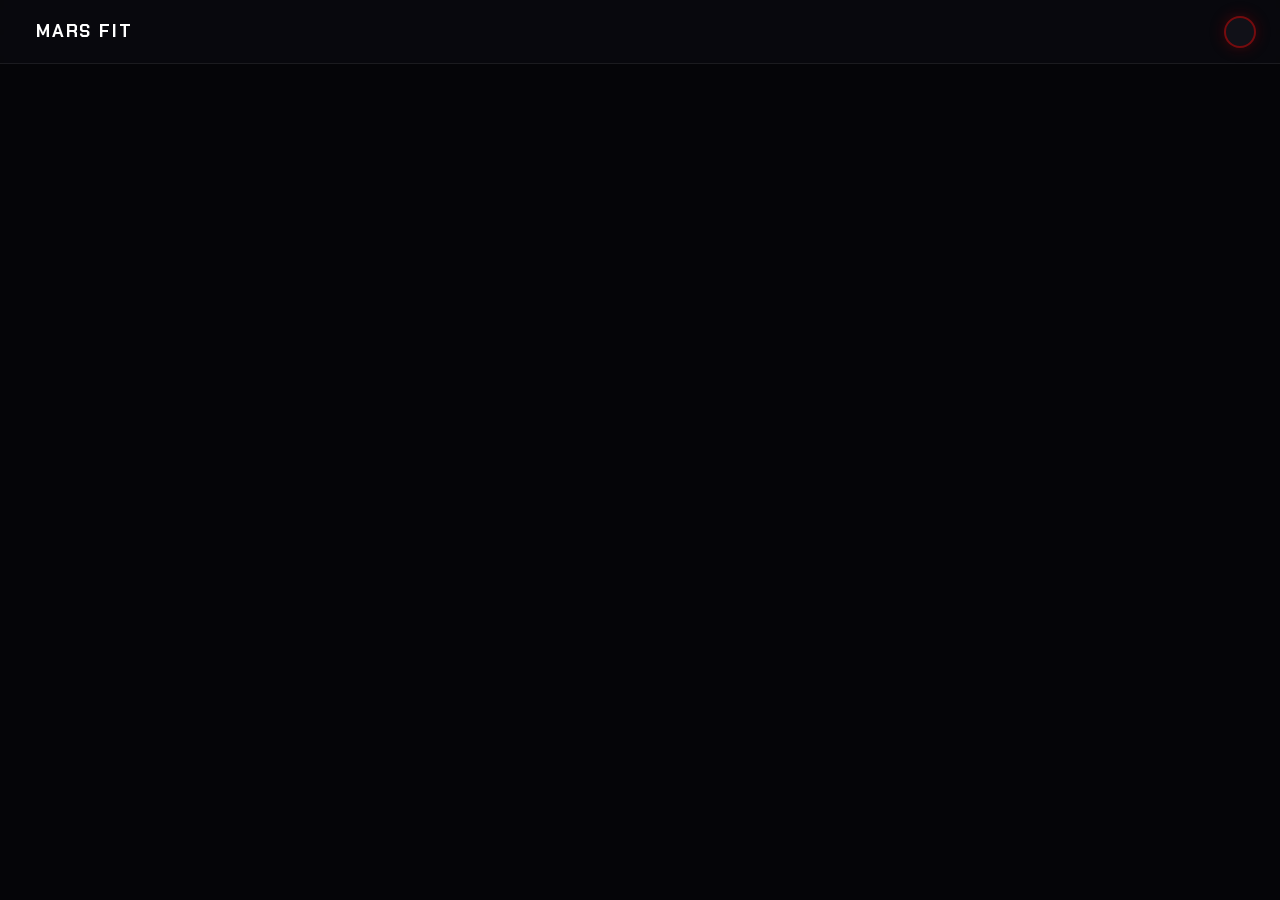
<file: index.html>
<!DOCTYPE html>
<html>
<head>
  <meta http-equiv="refresh" content="0;url=v3/index.html">
  <title>MARS FIT</title>
</head>
<body>
  <p>Redirigiendo a <a href="v3/index.html">MARS FIT</a>...</p>
</body>
</html>
</file>
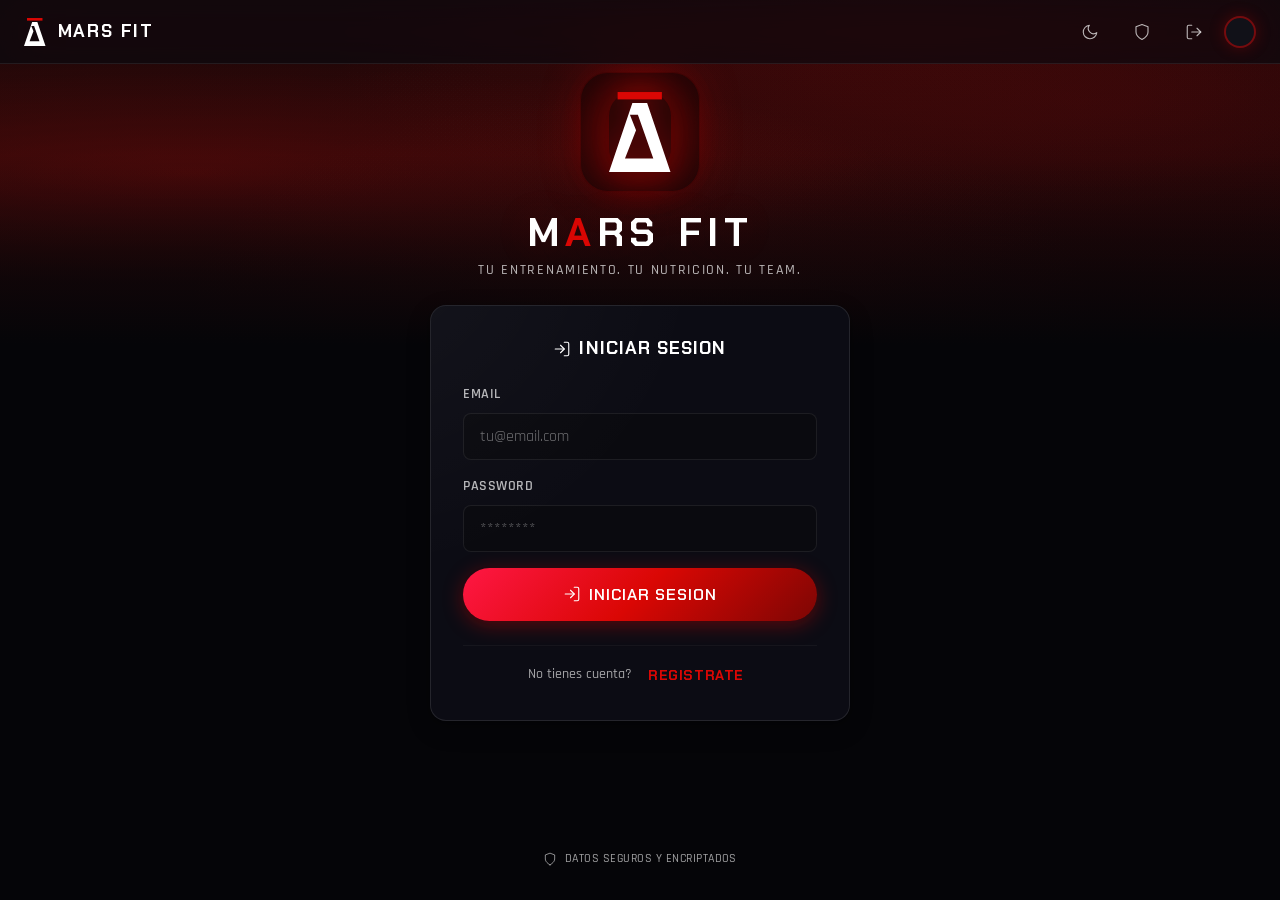
<file: v3/index.html>
<!DOCTYPE html>
<html lang="es" data-theme="dark">
<head>
  <meta charset="UTF-8">
  <meta name="viewport" content="width=device-width, initial-scale=1.0, viewport-fit=cover">
  <meta name="theme-color" content="#0A0A0F">
  <meta name="apple-mobile-web-app-capable" content="yes">
  <meta name="apple-mobile-web-app-status-bar-style" content="black-translucent">
  <meta name="apple-mobile-web-app-title" content="MARS FIT">
  <meta name="mobile-web-app-capable" content="yes">
  <meta name="description" content="Entrenamiento, nutricion y teams. MARS FIT.">
  <title>MARS FIT</title>
  <link rel="manifest" href="manifest-v3.json">
  <link rel="icon" type="image/png" href="../icons/icon.png">
  <link rel="apple-touch-icon" href="../icons/icon.png">
  <link rel="preconnect" href="https://fonts.googleapis.com">
  <link rel="preconnect" href="https://fonts.gstatic.com" crossorigin>
  <link href="https://fonts.googleapis.com/css2?family=Chakra+Petch:wght@400;500;600;700&family=Rajdhani:wght@400;500;600;700&display=swap" rel="stylesheet">
  <link rel="stylesheet" href="css/design-system.css">
  <script type="importmap">
    {
      "imports": {
        "three": "https://cdn.jsdelivr.net/npm/three@0.160.0/build/three.module.js",
        "three/addons/": "https://cdn.jsdelivr.net/npm/three@0.160.0/examples/jsm/"
      }
    }
  </script>
</head>
<body>
  <a href="#app" class="skip-link">Saltar al contenido principal</a>

  <!-- ============================================================
       TOPBAR — Glassmorphism header
       ============================================================ -->
  <header id="topbar" class="topbar hidden">
    <a href="#/home" class="topbar__logo" id="logo-home-link" style="text-decoration:none;color:inherit;">
      <span id="topbar-logo-icon" aria-label="MARS"></span>
      <span class="topbar__logo-text">MARS <b>FIT</b></span>
    </a>
    <div class="topbar__actions">
      <span id="user-name" class="text-secondary text-sm font-display" style="letter-spacing:0.04em;text-transform:uppercase;"></span>
      <button id="theme-toggle" class="btn btn--ghost btn--icon btn--sm" aria-label="Cambiar tema"></button>
      <button id="admin-btn" class="btn btn--ghost btn--icon btn--sm hidden" aria-label="Panel Admin" title="Admin"></button>
      <button id="logout-btn" class="btn btn--ghost btn--icon btn--sm hidden" aria-label="Cerrar sesion" title="Logout"></button>
      <div id="user-avatar" class="avatar avatar--sm" role="button" tabindex="0" aria-label="Perfil"></div>
    </div>
  </header>

  <!-- ============================================================
       APP CONTAINER — Vistas se montan aqui
       ============================================================ -->
  <main id="app">
    <noscript>Esta app requiere JavaScript activado.</noscript>
  </main>

  <!-- ============================================================
       TABBAR — Navegacion inferior 5 tabs
       ============================================================ -->
  <nav id="tabbar" class="tabbar hidden" aria-label="Navegacion principal">
    <button data-route="/home" class="tabbar__item" aria-label="Inicio">
      <span class="tabbar__icon"></span>
      <span>HOY</span>
    </button>
    <button data-route="/workout" class="tabbar__item" aria-label="Entrenamiento">
      <span class="tabbar__icon"></span>
      <span>ENTRENO</span>
    </button>
    <button data-route="/nutrition" class="tabbar__item" aria-label="Nutricion">
      <span class="tabbar__icon"></span>
      <span>DIETA</span>
    </button>
    <button data-route="/circle" class="tabbar__item" aria-label="Equipo">
      <span class="tabbar__icon"></span>
      <span>TEAM</span>
    </button>
    <button data-route="/profile" class="tabbar__item" aria-label="Perfil">
      <span class="tabbar__icon"></span>
      <span>PERFIL</span>
    </button>
  </nav>

  <div id="toast" aria-live="polite" aria-atomic="true"></div>
  <script type="module" src="js/app-v3.js"></script>
</body>
</html>
</file>
<file: v3/css/design-system.css>
/* ============================================================
   MARS FIT v3 — Design System
   Premium dark-first fitness UI — Whoop / Oura / Apple Fitness+
   SUPER TOP TIER — Vibrant, alive, premium $9.99/mo aesthetic
   ============================================================ */

/* ─── Google Fonts ─────────────────────────────────────────── */
@import url('https://fonts.googleapis.com/css2?family=Chakra+Petch:wght@400;500;600;700&family=Rajdhani:wght@300;400;500;600;700&display=swap');

/* ============================================================
   1. DESIGN TOKENS
   ============================================================ */

:root {
  /* ─── Brand Colors ────────────────────────────────────────── */
  --mars-red:          #DA0704;
  --mars-red-dark:     #7D0604;
  --mars-red-light:    #FF3B38;
  --mars-red-glow:     rgba(218, 7, 4, 0.5);

  /* Link color — use for text links instead of --mars-red for contrast */
  --link-color:        #FF3B38;

  /* ─── Semantic / Metric Colors — VIBRANTES ────────────────── */
  --color-activity:    #FF6B2C;   /* naranja fuego */
  --color-sleep:       #B44AFF;   /* violeta electrico */
  --color-heart:       #FF2D6B;   /* rosa hot */
  --color-nutrition:   #00E676;   /* verde neon */
  --color-strength:    #FF1744;   /* rojo MARS intenso */
  --color-wellness:    #00E5FF;   /* cyan electrico */
  --color-balance:     #7C4DFF;   /* purpura profundo */
  --color-steps:       #FFD600;   /* amarillo energetico */

  --color-success:     #00E676;
  --color-warning:     #FFAB00;
  --color-error:       #FF1744;
  --color-info:        #448AFF;

  /* ─── Dark Theme (default) ────────────────────────────────── */
  --bg-base:           #050508;
  --bg-surface:        #0A0A0F;
  --bg-surface-raised: #111118;
  --bg-surface-overlay:#16161F;
  --bg-card:           #0C0C14;

  --text-primary:      #FFFFFF;
  --text-secondary:    rgba(255, 255, 255, 0.70);
  --text-tertiary:     rgba(255, 255, 255, 0.62);
  --text-disabled:     rgba(255, 255, 255, 0.40);

  --border-default:    rgba(255, 255, 255, 0.08);
  --border-subtle:     rgba(255, 255, 255, 0.04);
  --border-strong:     rgba(255, 255, 255, 0.16);

  --glass-bg:          rgba(10, 10, 15, 0.75);
  --glass-border:      rgba(255, 255, 255, 0.08);

  /* ─── Typography ──────────────────────────────────────────── */
  --font-display:      'Chakra Petch', system-ui, sans-serif;
  --font-body:         'Rajdhani', system-ui, sans-serif;

  --text-xs:           0.75rem;     /* 12px */
  --text-sm:           0.875rem;    /* 14px */
  --text-base:         1rem;        /* 16px */
  --text-lg:           1.125rem;    /* 18px */
  --text-xl:           1.25rem;     /* 20px */
  --text-2xl:          1.5rem;      /* 24px */
  --text-3xl:          2rem;        /* 32px */
  --text-4xl:          2.5rem;      /* 40px */
  --text-5xl:          3.5rem;      /* 56px */

  --leading-tight:     1.2;
  --leading-snug:      1.25;
  --leading-normal:    1.5;
  --leading-relaxed:   1.625;

  --weight-light:      300;
  --weight-regular:    400;
  --weight-medium:     500;
  --weight-semibold:   600;
  --weight-bold:       700;

  /* ─── Spacing (8px grid) ──────────────────────────────────── */
  --space-0:   0;
  --space-1:   0.25rem;   /*  4px */
  --space-2:   0.5rem;    /*  8px */
  --space-3:   0.75rem;   /* 12px */
  --space-4:   1rem;      /* 16px */
  --space-5:   1.25rem;   /* 20px */
  --space-6:   1.5rem;    /* 24px */
  --space-8:   2rem;      /* 32px */
  --space-10:  2.5rem;    /* 40px */
  --space-12:  3rem;      /* 48px */
  --space-16:  4rem;      /* 64px */
  --space-20:  5rem;      /* 80px */
  --space-24:  6rem;      /* 96px */

  /* ─── Radii ───────────────────────────────────────────────── */
  --radius-sm:    8px;
  --radius-md:    12px;
  --radius-lg:    16px;
  --radius-xl:    24px;
  --radius-pill:  999px;
  --radius-full:  50%;

  /* ─── Shadows (colored multi-layer) ───────────────────────── */
  --shadow-sm:
    0 1px 2px rgba(0, 0, 0, 0.5),
    0 1px 3px rgba(0, 0, 0, 0.3);
  --shadow-md:
    0 4px 6px rgba(0, 0, 0, 0.5),
    0 2px 4px rgba(0, 0, 0, 0.4);
  --shadow-lg:
    0 2px 8px rgba(0, 0, 0, 0.3),
    0 8px 24px rgba(0, 0, 0, 0.25),
    0 0 40px var(--glow-color, rgba(255, 255, 255, 0.03));
  --shadow-xl:
    0 4px 12px rgba(0, 0, 0, 0.4),
    0 20px 40px rgba(0, 0, 0, 0.5),
    0 0 60px var(--glow-color, rgba(255, 255, 255, 0.04));

  /* Colored glow shadows per metric — INTENSIFIED */
  --glow-activity:     0 0 30px rgba(255, 107, 44, 0.20),   0 0 60px rgba(255, 107, 44, 0.08);
  --glow-sleep:        0 0 30px rgba(180, 74, 255, 0.20),  0 0 60px rgba(180, 74, 255, 0.08);
  --glow-heart:        0 0 30px rgba(255, 45, 107, 0.20),  0 0 60px rgba(255, 45, 107, 0.08);
  --glow-nutrition:    0 0 30px rgba(0, 230, 118, 0.20),    0 0 60px rgba(0, 230, 118, 0.08);
  --glow-strength:     0 0 30px rgba(255, 23, 68, 0.20),    0 0 60px rgba(255, 23, 68, 0.08);
  --glow-wellness:     0 0 30px rgba(0, 229, 255, 0.20),    0 0 60px rgba(0, 229, 255, 0.08);
  --glow-balance:      0 0 30px rgba(124, 77, 255, 0.20),   0 0 60px rgba(124, 77, 255, 0.08);
  --glow-steps:        0 0 30px rgba(255, 214, 0, 0.20),    0 0 60px rgba(255, 214, 0, 0.08);

  /* ─── Gradients ───────────────────────────────────────────── */
  --gradient-mars:       linear-gradient(135deg, #FF1744, #DA0704, #7D0604);
  --gradient-mars-light: linear-gradient(135deg, #FF3B38, #DA0704);
  --gradient-sleep:      linear-gradient(135deg, #B44AFF, #7C4DFF);
  --gradient-heart:      linear-gradient(135deg, #FF2D6B, #FF1744);
  --gradient-nutrition:  linear-gradient(135deg, #00E676, #00C853);
  --gradient-strength:   linear-gradient(135deg, #FF6B2C, #FF1744);
  --gradient-wellness:   linear-gradient(135deg, #00E5FF, #00B8D4);
  --gradient-balance:    linear-gradient(135deg, #B44AFF, #7C4DFF);
  --gradient-steps:      linear-gradient(135deg, #FFD600, #FFAB00);

  --gradient-mesh-hero:
    radial-gradient(ellipse at 20% 50%, rgba(255, 23, 68, 0.18) 0%, transparent 50%),
    radial-gradient(ellipse at 80% 20%, rgba(180, 74, 255, 0.12) 0%, transparent 50%),
    radial-gradient(ellipse at 50% 80%, rgba(0, 229, 255, 0.10) 0%, transparent 50%),
    var(--bg-base);

  --gradient-mesh-aurora:
    radial-gradient(ellipse at 10% 30%, rgba(255, 107, 44, 0.22) 0%, transparent 40%),
    radial-gradient(ellipse at 90% 60%, rgba(180, 74, 255, 0.14) 0%, transparent 40%),
    radial-gradient(ellipse at 40% 90%, rgba(0, 230, 118, 0.12) 0%, transparent 40%),
    radial-gradient(ellipse at 70% 10%, rgba(255, 214, 0, 0.10) 0%, transparent 40%),
    var(--bg-base);

  /* ─── Transitions ─────────────────────────────────────────── */
  --ease-out-expo:  cubic-bezier(0.16, 1, 0.3, 1);
  --ease-out-back:  cubic-bezier(0.34, 1.56, 0.64, 1);
  --ease-spring:    cubic-bezier(0.175, 0.885, 0.32, 1.275);

  --duration-fast:   120ms;
  --duration-normal: 240ms;
  --duration-slow:   400ms;
  --duration-slower: 600ms;

  --transition-fast:    all 120ms var(--ease-out-expo);
  --transition-normal:  all 240ms var(--ease-out-expo);
  --transition-slow:    all 400ms var(--ease-out-expo);

  /* ─── Z-Index Scale ───────────────────────────────────────── */
  --z-base:      1;
  --z-dropdown:  100;
  --z-sticky:    200;
  --z-overlay:   300;
  --z-modal:     400;
  --z-toast:     500;
  --z-topbar:    600;
}

/* ============================================================
   1b. LIGHT THEME OVERRIDE
   ============================================================ */

[data-theme="light"] {
  --bg-base:           #F5F5F7;
  --bg-surface:        #FFFFFF;
  --bg-surface-raised: #F0F0F2;
  --bg-surface-overlay:#E8E8EC;
  --bg-card:           #FFFFFF;

  --text-primary:      #111111;
  --text-secondary:    #374151;
  --text-tertiary:     #4B5563;
  --text-disabled:     #9CA3AF;

  --border-default:    rgba(0, 0, 0, 0.10);
  --border-subtle:     rgba(0, 0, 0, 0.05);
  --border-strong:     rgba(0, 0, 0, 0.18);

  --glass-bg:          rgba(255, 255, 255, 0.80);
  --glass-border:      rgba(0, 0, 0, 0.08);

  /* Vibrant metric colors adjusted for light backgrounds */
  --color-activity:    #E65100;
  --color-sleep:       #9C27B0;
  --color-heart:       #E91E63;
  --color-nutrition:   #00C853;
  --color-strength:    #D50000;
  --color-wellness:    #00ACC1;
  --color-balance:     #651FFF;
  --color-steps:       #F9A825;

  --shadow-sm:
    0 1px 2px rgba(0, 0, 0, 0.06),
    0 1px 3px rgba(0, 0, 0, 0.04);
  --shadow-md:
    0 4px 6px rgba(0, 0, 0, 0.08),
    0 2px 4px rgba(0, 0, 0, 0.04);
  --shadow-lg:
    0 2px 8px rgba(0, 0, 0, 0.08),
    0 10px 24px rgba(0, 0, 0, 0.10),
    0 0 30px var(--glow-color, rgba(0, 0, 0, 0.02));
  --shadow-xl:
    0 4px 12px rgba(0, 0, 0, 0.08),
    0 20px 40px rgba(0, 0, 0, 0.12),
    0 0 40px var(--glow-color, rgba(0, 0, 0, 0.03));

  --gradient-mesh-hero:
    radial-gradient(ellipse at 20% 50%, rgba(218, 7, 4, 0.07) 0%, transparent 50%),
    radial-gradient(ellipse at 80% 20%, rgba(156, 39, 176, 0.05) 0%, transparent 50%),
    radial-gradient(ellipse at 50% 80%, rgba(0, 172, 193, 0.04) 0%, transparent 50%),
    var(--bg-base);

  --gradient-mesh-aurora:
    radial-gradient(ellipse at 10% 30%, rgba(230, 81, 0, 0.10) 0%, transparent 40%),
    radial-gradient(ellipse at 90% 60%, rgba(156, 39, 176, 0.06) 0%, transparent 40%),
    radial-gradient(ellipse at 40% 90%, rgba(0, 200, 83, 0.05) 0%, transparent 40%),
    radial-gradient(ellipse at 70% 10%, rgba(249, 168, 37, 0.04) 0%, transparent 40%),
    var(--bg-base);

  /* Additional Light-Specific Tokens */
  --bg-surface-card:   #FFFFFF;
  --link-color:        #C62828;

  --glow-activity:     0 2px 12px rgba(230, 81, 0, 0.12),   0 0 0 1px rgba(230, 81, 0, 0.08);
  --glow-sleep:        0 2px 12px rgba(156, 39, 176, 0.12),  0 0 0 1px rgba(156, 39, 176, 0.08);
  --glow-heart:        0 2px 12px rgba(233, 30, 99, 0.12),   0 0 0 1px rgba(233, 30, 99, 0.08);
  --glow-nutrition:    0 2px 12px rgba(0, 200, 83, 0.12),    0 0 0 1px rgba(0, 200, 83, 0.08);
  --glow-strength:     0 2px 12px rgba(213, 0, 0, 0.12),     0 0 0 1px rgba(213, 0, 0, 0.08);
  --glow-wellness:     0 2px 12px rgba(0, 172, 193, 0.12),   0 0 0 1px rgba(0, 172, 193, 0.08);
  --glow-balance:      0 2px 12px rgba(101, 31, 255, 0.12),  0 0 0 1px rgba(101, 31, 255, 0.08);
  --glow-steps:        0 2px 12px rgba(249, 168, 37, 0.12),  0 0 0 1px rgba(249, 168, 37, 0.08);
}

/* Light Theme: Component Overrides */

[data-theme="light"] .card-glow {
  background: #FFFFFF;
  border: 1px solid #E5E7EB;
  box-shadow: 0 1px 3px rgba(0, 0, 0, 0.1), 0 4px 16px rgba(0, 0, 0, 0.04);
}
[data-theme="light"] .card-glow::before {
  background: radial-gradient(ellipse at 20% 20%, rgba(0, 0, 0, 0.01) 0%, transparent 60%);
}
[data-theme="light"] .card-glow:hover {
  border-color: #D1D5DB;
  box-shadow: 0 2px 8px rgba(0, 0, 0, 0.08), 0 8px 24px rgba(0, 0, 0, 0.06);
}
[data-theme="light"] .card-glow:hover::before {
  background: radial-gradient(ellipse at 20% 20%, rgba(0, 0, 0, 0.02) 0%, transparent 60%);
}

[data-theme="light"] .metric-card {
  background: #FFFFFF;
  box-shadow: 0 1px 3px rgba(0, 0, 0, 0.06), 0 4px 16px rgba(0, 0, 0, 0.04), 0 0 0 1px rgba(var(--metric-color-rgb, 218, 7, 4), 0.10);
}
[data-theme="light"] .metric-card::before {
  background: radial-gradient(ellipse at 30% 30%, rgba(var(--metric-color-rgb, 218, 7, 4), 0.04) 0%, transparent 70%);
}
[data-theme="light"] .metric-card:hover {
  box-shadow: 0 2px 8px rgba(0, 0, 0, 0.08), 0 8px 24px rgba(0, 0, 0, 0.06), 0 0 0 1px rgba(var(--metric-color-rgb, 218, 7, 4), 0.18);
}
[data-theme="light"] .metric-card:hover::before {
  background: radial-gradient(ellipse at 30% 30%, rgba(var(--metric-color-rgb, 218, 7, 4), 0.06) 0%, transparent 70%);
}
[data-theme="light"] .metric-card__value {
  color: #111827;
  text-shadow: none;
}
[data-theme="light"] .metric-card:hover .metric-card__value {
  text-shadow: none;
}

[data-theme="light"] .stat-number {
  color: #111827;
  text-shadow: none;
}

[data-theme="light"] .progress-bar {
  background: #E5E7EB;
}

[data-theme="light"] .chip {
  background: #F3F4F6;
  border-color: #D1D5DB;
  color: #4B5563;
}
[data-theme="light"] .chip--active {
  background: rgba(218, 7, 4, 0.08);
  color: #B91C1C;
  border-color: rgba(218, 7, 4, 0.30);
}
[data-theme="light"] .chip--success {
  background: rgba(0, 200, 83, 0.10);
  color: #047857;
  border-color: rgba(0, 200, 83, 0.25);
}
[data-theme="light"] .chip--warning {
  background: rgba(249, 168, 37, 0.10);
  color: #92400E;
  border-color: rgba(249, 168, 37, 0.25);
}
[data-theme="light"] .chip--error {
  background: rgba(255, 23, 68, 0.08);
  color: #B91C1C;
  border-color: rgba(255, 23, 68, 0.25);
}

[data-theme="light"] .input {
  background: #FFFFFF;
  border-color: #D1D5DB;
  color: #111827;
}
[data-theme="light"] .input:hover {
  border-color: #9CA3AF;
}
[data-theme="light"] .input::placeholder {
  color: #9CA3AF;
}

[data-theme="light"] .avatar {
  border-color: rgba(218, 7, 4, 0.65);
  box-shadow: 0 0 8px rgba(218, 7, 4, 0.15);
  background: #F3F4F6;
}
[data-theme="light"] .avatar--ring {
  box-shadow: 0 0 0 2px #F5F5F7, 0 0 8px rgba(218, 7, 4, 0.20);
}

[data-theme="light"] .hero-gradient {
  background: linear-gradient(-45deg, rgba(218, 7, 4, 0.08), rgba(125, 6, 4, 0.06), rgba(218, 7, 4, 0.04), rgba(180, 20, 10, 0.07));
  background-size: 400% 400%;
}
[data-theme="light"] .hero-gradient::before {
  background: radial-gradient(ellipse at 15% 50%, rgba(218, 7, 4, 0.10) 0%, transparent 45%), radial-gradient(ellipse at 85% 30%, rgba(125, 6, 4, 0.08) 0%, transparent 50%), radial-gradient(ellipse at 50% 90%, rgba(218, 7, 4, 0.06) 0%, transparent 50%), radial-gradient(ellipse at 70% 10%, rgba(180, 20, 10, 0.05) 0%, transparent 45%);
  mix-blend-mode: multiply;
}
[data-theme="light"] .hero-gradient::after {
  background: linear-gradient(to top, #F5F5F7, transparent);
}

[data-theme="light"] .modal {
  border-color: #E5E7EB;
  box-shadow: 0 20px 60px rgba(0, 0, 0, 0.15), 0 0 0 1px rgba(0, 0, 0, 0.05);
}
[data-theme="light"] .bottom-sheet {
  border-color: #E5E7EB;
}

[data-theme="light"] ::selection {
  background: rgba(218, 7, 4, 0.15);
  color: #111827;
}



/* ============================================================
   2. BASE RESET & GLOBALS
   ============================================================ */

*,
*::before,
*::after {
  margin: 0;
  padding: 0;
  box-sizing: border-box;
}

/* Smooth transitions on common properties everywhere —
   but NOT on layout props (width, height, top, left) */
*:not(svg):not(path):not(circle):not(rect):not(line) {
  transition-property: color, background-color, border-color, box-shadow, opacity;
  transition-duration: 150ms;
  transition-timing-function: ease;
}

html {
  font-size: 16px;
  -webkit-font-smoothing: antialiased;
  -moz-osx-font-smoothing: grayscale;
  text-rendering: optimizeLegibility;
}

body {
  font-family: var(--font-body);
  font-weight: var(--weight-medium);
  font-size: var(--text-base);
  line-height: var(--leading-normal);
  color: var(--text-primary);
  background: var(--bg-base);
  overflow-x: hidden;
}

h1, h2, h3, h4, h5, h6 {
  font-family: var(--font-display);
  font-weight: var(--weight-bold);
  line-height: var(--leading-tight);
  letter-spacing: 0.02em;
  text-transform: uppercase;
}

h1 { font-size: var(--text-4xl); }
h2 { font-size: var(--text-3xl); }
h3 { font-size: var(--text-2xl); }
h4 { font-size: var(--text-xl); }
h5 { font-size: var(--text-lg); }
h6 { font-size: var(--text-base); }

a {
  color: var(--link-color);
  text-decoration: none;
  transition: var(--transition-fast);
}

a:hover { color: var(--mars-red-light); }

/* SELECTION estilizada */
::selection {
  background: rgba(218, 7, 4, 0.30);
  color: #fff;
}


/* ============================================================
   3. CARD-GLOW — Base Glowing Card
   ============================================================ */

.card-glow {
  position: relative;
  background: var(--bg-card);
  border: 1px solid rgba(255, 255, 255, 0.10);
  border-radius: var(--radius-lg);
  padding: var(--space-6);
  transition: all 0.25s var(--ease-out-expo);
  overflow: hidden;
  box-shadow:
    0 2px 8px rgba(0, 0, 0, 0.3),
    0 8px 24px rgba(0, 0, 0, 0.2);
}

/* Subtle inner light — radial gradient in top-left corner */
.card-glow::before {
  content: '';
  position: absolute;
  top: -40%;
  left: -40%;
  width: 120%;
  height: 120%;
  border-radius: inherit;
  background: radial-gradient(
    ellipse at 20% 20%,
    rgba(255, 255, 255, 0.04) 0%,
    transparent 60%
  );
  pointer-events: none;
  transition: all 0.3s var(--ease-out-expo);
}

.card-glow:hover {
  transform: translateY(-2px);
  border-color: rgba(255, 255, 255, 0.16);
  box-shadow:
    0 4px 12px rgba(0, 0, 0, 0.35),
    0 12px 32px rgba(0, 0, 0, 0.25),
    0 0 40px var(--glow-color, rgba(255, 255, 255, 0.04));
}

.card-glow:hover::before {
  background: radial-gradient(
    ellipse at 20% 20%,
    rgba(255, 255, 255, 0.07) 0%,
    transparent 60%
  );
}

/* Light mode hover — elevated shadow */
[data-theme="light"] .card-glow:hover {
  box-shadow: 0 8px 30px rgba(0, 0, 0, 0.12), 0 2px 8px rgba(0, 0, 0, 0.06);
}

/* Active press */
.card-glow:active {
  transform: translateY(0) scale(0.98);
  transition-duration: 80ms;
}


/* ============================================================
   4. METRIC CARD SYSTEM — VIVID GLOW EDITION
   ============================================================ */

.metric-card {
  position: relative;
  background: var(--bg-card);
  border: 1px solid var(--metric-color, var(--mars-red));
  border-color: rgba(var(--metric-color-rgb, 218, 7, 4), 0.30);
  border-radius: var(--radius-lg);
  padding: var(--space-6);
  transition: all 0.25s var(--ease-out-back);
  overflow: hidden;
  --metric-color: var(--mars-red);
  --glow-color: rgba(var(--metric-color-rgb, 218, 7, 4), 0.15);
  box-shadow:
    0 2px 8px rgba(0, 0, 0, 0.3),
    0 8px 24px rgba(0, 0, 0, 0.2),
    0 0 30px rgba(var(--metric-color-rgb, 218, 7, 4), 0.12);
}

/* Colored ambient light — top-left radial glow */
.metric-card::before {
  content: '';
  position: absolute;
  top: -30%;
  left: -30%;
  width: 100%;
  height: 100%;
  border-radius: inherit;
  background: radial-gradient(
    ellipse at 30% 30%,
    rgba(var(--metric-color-rgb, 218, 7, 4), 0.08) 0%,
    transparent 70%
  );
  pointer-events: none;
  transition: all 0.3s var(--ease-out-expo);
}

/* Color glow border pseudo-element */
.metric-card::after {
  content: '';
  position: absolute;
  inset: -1px;
  border-radius: inherit;
  border: 1px solid var(--metric-color);
  opacity: 0.25;
  transition: all 0.25s var(--ease-out-expo);
  pointer-events: none;
}

.metric-card:hover {
  transform: translateY(-3px);
  border-color: rgba(var(--metric-color-rgb, 218, 7, 4), 0.55);
  box-shadow:
    0 4px 12px rgba(0, 0, 0, 0.35),
    0 12px 32px rgba(0, 0, 0, 0.25),
    0 0 40px rgba(var(--metric-color-rgb, 218, 7, 4), 0.22),
    0 0 80px rgba(var(--metric-color-rgb, 218, 7, 4), 0.10);
}

.metric-card:hover::after {
  opacity: 0.60;
  box-shadow:
    inset 0 0 20px rgba(var(--metric-color-rgb, 218, 7, 4), 0.08);
}

.metric-card:hover::before {
  background: radial-gradient(
    ellipse at 30% 30%,
    rgba(var(--metric-color-rgb, 218, 7, 4), 0.14) 0%,
    transparent 70%
  );
}

/* Metric header */
.metric-card__header {
  display: flex;
  align-items: center;
  justify-content: space-between;
  margin-bottom: var(--space-4);
}

.metric-card__icon {
  width: 40px;
  height: 40px;
  border-radius: var(--radius-sm);
  display: flex;
  align-items: center;
  justify-content: center;
  background: rgba(var(--metric-color-rgb, 218, 7, 4), 0.18);
  color: var(--metric-color);
  box-shadow: 0 0 12px rgba(var(--metric-color-rgb, 218, 7, 4), 0.15);
}

.metric-card__label {
  font-family: var(--font-body);
  font-size: var(--text-sm);
  font-weight: var(--weight-medium);
  color: var(--text-secondary);
  text-transform: uppercase;
  letter-spacing: 0.06em;
}

.metric-card__value {
  font-family: var(--font-display);
  font-size: var(--text-3xl);
  font-weight: var(--weight-bold);
  color: #FFFFFF;
  line-height: 1;
  margin-bottom: var(--space-1);
  text-shadow: 0 0 20px var(--glow-color, rgba(255, 255, 255, 0.1));
}

/* Stat value glows more on card hover */
.metric-card:hover .metric-card__value {
  text-shadow: 0 0 30px rgba(var(--metric-color-rgb, 218, 7, 4), 0.30);
}

/* Icon scales up on card hover */
.metric-card:hover .metric-card__icon {
  transform: scale(1.1);
  box-shadow: 0 0 20px rgba(var(--metric-color-rgb, 218, 7, 4), 0.30);
}

.metric-card__icon {
  transition: transform 0.25s var(--ease-out-back), box-shadow 0.25s var(--ease-out-expo);
}

/* Active press */
.metric-card:active {
  transform: translateY(0) scale(0.98);
  transition-duration: 80ms;
}

/* Light mode metric card hover */
[data-theme="light"] .metric-card:hover {
  box-shadow:
    0 8px 30px rgba(0, 0, 0, 0.12),
    0 0 40px rgba(var(--metric-color-rgb, 218, 7, 4), 0.10);
}

.metric-card__unit {
  font-family: var(--font-body);
  font-size: var(--text-sm);
  font-weight: var(--weight-regular);
  color: var(--text-tertiary);
}

.metric-card__delta {
  font-family: var(--font-body);
  font-size: var(--text-sm);
  font-weight: var(--weight-semibold);
  display: inline-flex;
  align-items: center;
  gap: var(--space-1);
  padding: 2px var(--space-2);
  border-radius: var(--radius-pill);
}

.metric-card__delta--up {
  color: var(--color-success);
  background: rgba(0, 230, 118, 0.15);
}

.metric-card__delta--down {
  color: var(--color-error);
  background: rgba(255, 23, 68, 0.15);
}

/* ─── Metric Color Variants — VIBRANT ─────────────────────── */

.metric-card--activity  { --metric-color: var(--color-activity);  --metric-color-rgb: 255, 107, 44;  --glow-color: rgba(255, 107, 44, 0.15); }
.metric-card--sleep     { --metric-color: var(--color-sleep);     --metric-color-rgb: 180, 74, 255;  --glow-color: rgba(180, 74, 255, 0.15); }
.metric-card--heart     { --metric-color: var(--color-heart);     --metric-color-rgb: 255, 45, 107;  --glow-color: rgba(255, 45, 107, 0.15); }
.metric-card--nutrition { --metric-color: var(--color-nutrition);  --metric-color-rgb: 0, 230, 118;   --glow-color: rgba(0, 230, 118, 0.15); }
.metric-card--strength  { --metric-color: var(--color-strength);   --metric-color-rgb: 255, 23, 68;   --glow-color: rgba(255, 23, 68, 0.15); }
.metric-card--wellness  { --metric-color: var(--color-wellness);   --metric-color-rgb: 0, 229, 255;   --glow-color: rgba(0, 229, 255, 0.15); }
.metric-card--balance   { --metric-color: var(--color-balance);    --metric-color-rgb: 124, 77, 255;  --glow-color: rgba(124, 77, 255, 0.15); }
.metric-card--steps     { --metric-color: var(--color-steps);      --metric-color-rgb: 255, 214, 0;   --glow-color: rgba(255, 214, 0, 0.15); }

/* Light theme: adjusted RGB values for better contrast on white */
[data-theme="light"] .metric-card--activity  { --metric-color-rgb: 230, 81, 0; }
[data-theme="light"] .metric-card--sleep     { --metric-color-rgb: 156, 39, 176; }
[data-theme="light"] .metric-card--heart     { --metric-color-rgb: 233, 30, 99; }
[data-theme="light"] .metric-card--nutrition { --metric-color-rgb: 0, 200, 83; }
[data-theme="light"] .metric-card--strength  { --metric-color-rgb: 213, 0, 0; }
[data-theme="light"] .metric-card--wellness  { --metric-color-rgb: 0, 172, 193; }
[data-theme="light"] .metric-card--balance   { --metric-color-rgb: 101, 31, 255; }
[data-theme="light"] .metric-card--steps     { --metric-color-rgb: 249, 168, 37; }


/* ============================================================
   5. STAT NUMBER — LUMINOUS
   ============================================================ */

.stat-number {
  font-family: var(--font-display);
  font-weight: var(--weight-bold);
  font-size: var(--text-4xl);
  line-height: 1;
  letter-spacing: -0.02em;
  font-variant-numeric: tabular-nums;
  color: #FFFFFF;
  text-shadow: 0 0 20px rgba(255, 255, 255, 0.08);
}

.stat-number--sm { font-size: var(--text-2xl); }
.stat-number--lg { font-size: var(--text-5xl); }

.stat-number--color {
  background: var(--gradient-mars);
  -webkit-background-clip: text;
  -webkit-text-fill-color: transparent;
  background-clip: text;
  filter: drop-shadow(0 0 8px rgba(218, 7, 4, 0.3));
}

.stat-number[data-counting] {
  animation: countPulse 240ms var(--ease-out-expo);
}


/* ============================================================
   6. PROGRESS BAR — SHIMMER + PILL
   ============================================================ */

.progress-bar {
  position: relative;
  width: 100%;
  height: 8px;
  background: rgba(255, 255, 255, 0.06);
  border-radius: var(--radius-pill);
  overflow: hidden;
}

.progress-bar__fill {
  height: 100%;
  border-radius: var(--radius-pill);
  background: var(--gradient-mars);
  transition: width 0.8s cubic-bezier(0.16, 1, 0.3, 1);
  position: relative;
  box-shadow: 0 0 12px rgba(218, 7, 4, 0.3);
}

/* SHIMMER animated overlay */
.progress-bar__fill::after {
  content: '';
  position: absolute;
  inset: 0;
  background: linear-gradient(
    90deg,
    transparent 0%,
    rgba(255, 255, 255, 0.30) 40%,
    rgba(255, 255, 255, 0.40) 50%,
    rgba(255, 255, 255, 0.30) 60%,
    transparent 100%
  );
  animation: shimmer 2s ease-in-out infinite;
}

.progress-bar--thick { height: 12px; }
.progress-bar--thin  { height: 4px; }

.progress-bar--sleep     .progress-bar__fill { background: var(--gradient-sleep);     box-shadow: 0 0 12px rgba(180, 74, 255, 0.3); }
.progress-bar--heart     .progress-bar__fill { background: var(--gradient-heart);     box-shadow: 0 0 12px rgba(255, 45, 107, 0.3); }
.progress-bar--nutrition .progress-bar__fill { background: var(--gradient-nutrition); box-shadow: 0 0 12px rgba(0, 230, 118, 0.3); }
.progress-bar--strength  .progress-bar__fill { background: var(--gradient-strength);  box-shadow: 0 0 12px rgba(255, 23, 68, 0.3); }
.progress-bar--wellness  .progress-bar__fill { background: var(--gradient-wellness);  box-shadow: 0 0 12px rgba(0, 229, 255, 0.3); }
.progress-bar--balance   .progress-bar__fill { background: var(--gradient-balance);   box-shadow: 0 0 12px rgba(124, 77, 255, 0.3); }
.progress-bar--steps     .progress-bar__fill { background: var(--gradient-steps);     box-shadow: 0 0 12px rgba(255, 214, 0, 0.3); }


/* ============================================================
   7. CHIP / TAG — VIVID ACTIVE STATE
   ============================================================ */

.chip {
  display: inline-flex;
  align-items: center;
  gap: var(--space-1);
  padding: var(--space-1) var(--space-3);
  border-radius: var(--radius-pill);
  font-family: var(--font-body);
  font-size: var(--text-xs);
  font-weight: var(--weight-semibold);
  text-transform: uppercase;
  letter-spacing: 0.04em;
  white-space: nowrap;
  background: var(--bg-surface-raised);
  color: var(--text-secondary);
  border: 1px solid var(--border-default);
  transition: all 0.15s ease;
  cursor: default;
  user-select: none;
  min-height: 36px;
}

.chip--active {
  background: linear-gradient(135deg, rgba(218, 7, 4, 0.20), rgba(255, 23, 68, 0.15));
  color: #FF3B38;
  border-color: rgba(218, 7, 4, 0.40);
  box-shadow: 0 0 16px rgba(218, 7, 4, 0.15);
}

.chip--success {
  background: rgba(0, 230, 118, 0.15);
  color: var(--color-success);
  border-color: rgba(0, 230, 118, 0.30);
  box-shadow: 0 0 12px rgba(0, 230, 118, 0.10);
}

.chip--warning {
  background: rgba(255, 171, 0, 0.15);
  color: var(--color-warning);
  border-color: rgba(255, 171, 0, 0.30);
  box-shadow: 0 0 12px rgba(255, 171, 0, 0.10);
}

.chip--error {
  background: rgba(255, 23, 68, 0.15);
  color: var(--color-error);
  border-color: rgba(255, 23, 68, 0.30);
  box-shadow: 0 0 12px rgba(255, 23, 68, 0.10);
}

/* Base chip hover */
.chip:hover {
  background: var(--bg-surface-overlay);
  border-color: var(--border-strong);
  transition: all 0.15s ease;
}

/* Active chip intensifies on hover */
.chip--active:hover {
  background: linear-gradient(135deg, rgba(218, 7, 4, 0.28), rgba(255, 23, 68, 0.22));
  border-color: rgba(218, 7, 4, 0.55);
  box-shadow: 0 0 20px rgba(218, 7, 4, 0.20);
}

.chip--success:hover {
  background: rgba(0, 230, 118, 0.22);
  border-color: rgba(0, 230, 118, 0.45);
  box-shadow: 0 0 16px rgba(0, 230, 118, 0.15);
}

.chip--warning:hover {
  background: rgba(255, 171, 0, 0.22);
  border-color: rgba(255, 171, 0, 0.45);
  box-shadow: 0 0 16px rgba(255, 171, 0, 0.15);
}

.chip--error:hover {
  background: rgba(255, 23, 68, 0.22);
  border-color: rgba(255, 23, 68, 0.45);
  box-shadow: 0 0 16px rgba(255, 23, 68, 0.15);
}

.chip--clickable {
  cursor: pointer;
}

.chip--clickable:hover {
  transform: scale(1.06);
  box-shadow: var(--shadow-sm);
}

.chip--clickable:active {
  transform: scale(0.95);
  transition-duration: 50ms;
}


/* ============================================================
   8. BUTTONS — SPRING + GLOW
   ============================================================ */

.btn {
  display: inline-flex;
  align-items: center;
  justify-content: center;
  gap: var(--space-2);
  font-family: var(--font-display);
  font-weight: var(--weight-semibold);
  font-size: var(--text-sm);
  text-transform: uppercase;
  letter-spacing: 0.06em;
  text-decoration: none;
  border: none;
  cursor: pointer;
  user-select: none;
  white-space: nowrap;
  padding: var(--space-3) var(--space-6);
  border-radius: var(--radius-sm);
  transition: all 0.2s cubic-bezier(0.34, 1.56, 0.64, 1);
  position: relative;
  overflow: hidden;
}

.btn:focus-visible {
  outline: 2px solid var(--mars-red);
  outline-offset: 2px;
}

.btn:disabled,
.btn[aria-disabled="true"] {
  opacity: 0.4;
  cursor: not-allowed;
  pointer-events: none;
}

.btn:hover:not(:disabled) {
  transform: translateY(-1px);
  filter: brightness(1.08);
}

.btn:active:not(:disabled) {
  transform: scale(0.97);
  transition-duration: 50ms;
  box-shadow: none;
  filter: brightness(0.95);
}

/* Primary — HOT glow */
.btn--primary {
  background: var(--gradient-mars);
  color: #fff;
  box-shadow:
    0 4px 20px rgba(218, 7, 4, 0.40),
    0 1px 3px rgba(0, 0, 0, 0.2);
}

.btn--primary:hover:not(:disabled) {
  box-shadow:
    0 8px 32px rgba(218, 7, 4, 0.50),
    0 2px 6px rgba(0, 0, 0, 0.3),
    0 0 60px rgba(218, 7, 4, 0.15);
  transform: translateY(-1px);
  filter: brightness(1.1);
}

.btn--primary:active:not(:disabled) {
  transform: scale(0.97);
  box-shadow:
    0 2px 8px rgba(218, 7, 4, 0.30);
  filter: brightness(0.95);
  transition-duration: 50ms;
}

/* Secondary / Outline */
.btn--secondary {
  background: transparent;
  color: var(--text-primary);
  border: 1px solid var(--border-strong);
}

.btn--secondary:hover:not(:disabled) {
  background: var(--bg-surface-raised);
  border-color: var(--text-tertiary);
  transform: translateY(-1px);
  box-shadow: 0 4px 16px rgba(0, 0, 0, 0.3);
  filter: brightness(1.08);
}

.btn--secondary:active:not(:disabled) {
  transform: scale(0.97);
  box-shadow: 0 1px 4px rgba(0, 0, 0, 0.2);
  transition-duration: 50ms;
}

/* Ghost — accent glow on hover */
.btn--ghost {
  background: transparent;
  color: var(--text-secondary);
}

.btn--ghost:hover:not(:disabled) {
  background: rgba(218, 7, 4, 0.10);
  color: var(--text-primary);
  border: 1px solid rgba(218, 7, 4, 0.35);
  box-shadow: 0 0 20px rgba(218, 7, 4, 0.08);
  transform: translateY(-1px);
  filter: brightness(1.08);
}

.btn--ghost:active:not(:disabled) {
  background: rgba(218, 7, 4, 0.15);
  transform: scale(0.97);
  transition-duration: 50ms;
}

/* Danger */
.btn--danger {
  background: linear-gradient(135deg, #FF2D6B, #FF1744);
  color: #fff;
  box-shadow: 0 4px 20px rgba(255, 23, 68, 0.40);
}

.btn--danger:hover:not(:disabled) {
  box-shadow: 0 8px 32px rgba(255, 23, 68, 0.55), 0 0 60px rgba(255, 23, 68, 0.12);
  transform: translateY(-1px);
  filter: brightness(1.1);
}

.btn--danger:active:not(:disabled) {
  transform: scale(0.97);
  box-shadow: 0 2px 8px rgba(255, 23, 68, 0.30);
  filter: brightness(0.95);
  transition-duration: 50ms;
}

/* Sizes */
.btn--sm {
  padding: var(--space-2) var(--space-4);
  font-size: var(--text-xs);
}

.btn--lg {
  padding: var(--space-4) var(--space-8);
  font-size: var(--text-base);
  border-radius: var(--radius-md);
}

.btn--icon {
  width: 40px;
  height: 40px;
  padding: 0;
  border-radius: var(--radius-sm);
}

.btn--icon:hover:not(:disabled) {
  background: rgba(218, 7, 4, 0.12);
  box-shadow: 0 0 20px rgba(218, 7, 4, 0.15), 0 0 40px rgba(218, 7, 4, 0.06);
  border-radius: var(--radius-full);
}

.btn--icon.btn--sm  { width: 32px; height: 32px; min-height: 44px; min-width: 44px; }
.btn--icon.btn--lg  { width: 48px; height: 48px; }

/* Pill */
.btn--pill { border-radius: var(--radius-pill); }


/* ============================================================
   9. AVATAR — RING GLOW
   ============================================================ */

.avatar {
  display: inline-flex;
  align-items: center;
  justify-content: center;
  width: 40px;
  height: 40px;
  border-radius: var(--radius-full);
  background: var(--bg-surface-raised);
  color: var(--text-secondary);
  font-family: var(--font-display);
  font-weight: var(--weight-bold);
  font-size: var(--text-sm);
  text-transform: uppercase;
  overflow: hidden;
  border: 2px solid rgba(218, 7, 4, 0.50);
  box-shadow: 0 0 15px rgba(218, 7, 4, 0.25);
  flex-shrink: 0;
  transition: all 0.25s var(--ease-out-expo);
}

.avatar img {
  width: 100%;
  height: 100%;
  object-fit: cover;
}

.avatar:hover {
  transform: scale(1.05);
  border-color: rgba(218, 7, 4, 0.75);
  box-shadow: 0 0 20px rgba(218, 7, 4, 0.35);
}

.avatar--sm  { width: 32px; height: 32px; font-size: var(--text-xs); }
.avatar--lg  { width: 56px; height: 56px; font-size: var(--text-lg); }
.avatar--xl  { width: 80px; height: 80px; font-size: var(--text-2xl); }

.avatar--ring {
  border: 2px solid var(--mars-red);
  box-shadow: 0 0 0 2px var(--bg-base), 0 0 15px rgba(218, 7, 4, 0.40);
}

/* Leaderboard rankings */
.avatar--rank-1 {
  border-color: #FFD600;
  box-shadow: 0 0 20px rgba(255, 214, 0, 0.40), 0 0 40px rgba(255, 214, 0, 0.15);
}

.avatar--rank-2 {
  border-color: #B0BEC5;
  box-shadow: 0 0 15px rgba(176, 190, 197, 0.30);
}

.avatar--rank-3 {
  border-color: #FF8A65;
  box-shadow: 0 0 15px rgba(255, 138, 101, 0.30);
}

.avatar--rank-1:hover {
  box-shadow: 0 0 28px rgba(255, 214, 0, 0.55), 0 0 50px rgba(255, 214, 0, 0.20);
  transform: scale(1.08);
}

.avatar--rank-2:hover {
  box-shadow: 0 0 22px rgba(176, 190, 197, 0.45), 0 0 40px rgba(176, 190, 197, 0.15);
  transform: scale(1.06);
}

.avatar--rank-3:hover {
  box-shadow: 0 0 22px rgba(255, 138, 101, 0.45), 0 0 40px rgba(255, 138, 101, 0.15);
  transform: scale(1.06);
}

/* Leaderboard avatar tooltip support */
.avatar[data-tooltip] {
  position: relative;
  cursor: pointer;
}

.avatar[data-tooltip]::after {
  content: attr(data-tooltip);
  position: absolute;
  bottom: calc(100% + 8px);
  left: 50%;
  transform: translateX(-50%) translateY(4px);
  padding: 4px 10px;
  background: var(--bg-surface-overlay);
  color: var(--text-primary);
  font-family: var(--font-body);
  font-size: var(--text-xs);
  font-weight: var(--weight-semibold);
  border-radius: var(--radius-sm);
  border: 1px solid var(--border-default);
  white-space: nowrap;
  opacity: 0;
  visibility: hidden;
  transition: all 0.15s ease;
  pointer-events: none;
  z-index: var(--z-dropdown);
}

.avatar[data-tooltip]:hover::after {
  opacity: 1;
  visibility: visible;
  transform: translateX(-50%) translateY(0);
}


/* ============================================================
   10. BADGE — FIRE GLOW
   ============================================================ */

.badge {
  display: inline-flex;
  align-items: center;
  justify-content: center;
  min-width: 20px;
  height: 20px;
  padding: 0 6px;
  border-radius: var(--radius-pill);
  font-family: var(--font-body);
  font-size: 11px;
  font-weight: var(--weight-bold);
  line-height: 1;
  color: #fff;
  background: var(--mars-red);
  box-shadow: 0 0 8px rgba(218, 7, 4, 0.35);
}

.badge--dot {
  width: 8px;
  height: 8px;
  min-width: 8px;
  padding: 0;
  border-radius: var(--radius-full);
}

.badge--success { background: var(--color-success); box-shadow: 0 0 8px rgba(0, 230, 118, 0.35); }
.badge--warning { background: var(--color-warning); box-shadow: 0 0 8px rgba(255, 171, 0, 0.35); }
.badge--info    { background: var(--color-info); box-shadow: 0 0 8px rgba(68, 138, 255, 0.35); }

.badge--fire {
  background: var(--color-strength);
  text-shadow: 0 0 8px rgba(255, 23, 68, 0.6);
  box-shadow: 0 0 12px rgba(255, 23, 68, 0.40);
}

.badge--outline {
  background: transparent;
  border: 1px solid var(--mars-red);
  color: var(--mars-red);
  box-shadow: none;
}


/* ============================================================
   11. INPUT / FORM — FOCUS GLOW
   ============================================================ */

.input {
  display: block;
  width: 100%;
  padding: var(--space-3) var(--space-4);
  font-family: var(--font-body);
  font-size: var(--text-base);
  font-weight: var(--weight-medium);
  color: var(--text-primary);
  background: var(--bg-surface);
  border: 1px solid var(--border-default);
  border-radius: var(--radius-sm);
  outline: none;
  transition: all 0.2s var(--ease-out-expo);
  appearance: none;
}

.input::placeholder {
  color: var(--text-disabled);
  font-weight: var(--weight-regular);
}

.input:hover:not(:focus) {
  border-color: rgba(255, 255, 255, 0.20);
}

.input:focus {
  border-color: var(--mars-red);
  box-shadow:
    0 0 0 3px rgba(218, 7, 4, 0.25),
    0 0 20px rgba(218, 7, 4, 0.12);
}

.input:focus-visible {
  outline: none;
  border-color: var(--mars-red);
  box-shadow:
    0 0 0 3px rgba(218, 7, 4, 0.25),
    0 0 20px rgba(218, 7, 4, 0.12);
}

[data-theme="light"] .input:hover:not(:focus) {
  border-color: rgba(0, 0, 0, 0.22);
}

.input--error {
  border-color: var(--color-error);
}

.input--error:focus {
  box-shadow:
    0 0 0 3px rgba(255, 23, 68, 0.20),
    0 0 20px rgba(255, 23, 68, 0.10);
}

.input--lg {
  padding: var(--space-4) var(--space-6);
  font-size: var(--text-lg);
  border-radius: var(--radius-md);
}

.input-label {
  display: block;
  font-family: var(--font-body);
  font-size: var(--text-sm);
  font-weight: var(--weight-semibold);
  color: var(--text-secondary);
  text-transform: uppercase;
  letter-spacing: 0.04em;
  margin-bottom: var(--space-2);
}

.input-hint {
  font-size: var(--text-xs);
  color: var(--text-tertiary);
  margin-top: var(--space-1);
}

.input-error-msg {
  font-size: var(--text-xs);
  color: var(--color-error);
  margin-top: var(--space-1);
}


/* ============================================================
   12. HERO GRADIENT SYSTEM — AURORA BOREALIS MESH
   ============================================================ */

.hero-gradient {
  position: relative;
  min-height: 280px;
  display: flex;
  flex-direction: column;
  justify-content: flex-end;
  padding: var(--space-8) var(--space-6);
  background:
    linear-gradient(-45deg,
      rgba(218, 7, 4, 0.20),
      rgba(125, 6, 4, 0.18),
      rgba(218, 7, 4, 0.12),
      rgba(180, 20, 10, 0.18)
    );
  background-size: 400% 400%;
  animation: meshDrift 15s ease infinite;
  overflow: hidden;
}

/* Aurora layer with Mars red focal point */
.hero-gradient::before {
  content: '';
  position: absolute;
  inset: 0;
  background:
    radial-gradient(ellipse at 15% 50%, rgba(218, 7, 4, 0.25) 0%, transparent 45%),
    radial-gradient(ellipse at 85% 30%, rgba(125, 6, 4, 0.20) 0%, transparent 50%),
    radial-gradient(ellipse at 50% 90%, rgba(180, 20, 10, 0.15) 0%, transparent 50%),
    radial-gradient(ellipse at 70% 10%, rgba(218, 7, 4, 0.12) 0%, transparent 45%);
  animation: heroMeshDrift 12s ease-in-out infinite alternate;
  opacity: 0.8;
  mix-blend-mode: screen;
  pointer-events: none;
}

.hero-gradient::after {
  content: '';
  position: absolute;
  bottom: 0;
  left: 0;
  right: 0;
  height: 55%;
  background: linear-gradient(to top, var(--bg-base), transparent);
  pointer-events: none;
}

.hero-gradient__content {
  position: relative;
  z-index: var(--z-base);
}

.hero-gradient__title {
  font-family: var(--font-display);
  font-size: var(--text-4xl);
  font-weight: var(--weight-bold);
  color: var(--text-primary);
  text-transform: uppercase;
  letter-spacing: 0.04em;
  margin-bottom: var(--space-2);
  text-shadow: 0 0 40px rgba(218, 7, 4, 0.15);
}

.hero-gradient__subtitle {
  font-family: var(--font-body);
  font-size: var(--text-lg);
  font-weight: var(--weight-regular);
  color: var(--text-secondary);
}


/* ============================================================
   13. TOPBAR — Real Glassmorphism
   ============================================================ */

.topbar {
  position: fixed;
  top: 0;
  left: 0;
  right: 0;
  height: 64px;
  display: flex;
  align-items: center;
  justify-content: space-between;
  padding: 0 var(--space-6);
  background: rgba(10, 10, 15, 0.75);
  backdrop-filter: blur(24px) saturate(1.8);
  -webkit-backdrop-filter: blur(24px) saturate(1.8);
  border-bottom: 1px solid rgba(255, 255, 255, 0.08);
  z-index: var(--z-topbar);
  transition: all 0.25s var(--ease-out-expo);
}

[data-theme="light"] .topbar {
  background: rgba(255, 255, 255, 0.80);
  backdrop-filter: blur(20px) saturate(1.6);
  -webkit-backdrop-filter: blur(20px) saturate(1.6);
  border-bottom: 1px solid rgba(0, 0, 0, 0.06);
}

.topbar__logo {
  display: flex;
  align-items: center;
  gap: var(--space-3);
}

/* Inline SVG logo: currentColor = white (dark) / black (light) */
.topbar__logo .mars-logo-svg,
.mars-logo-svg {
  color: #fff;
  display: block;
}
[data-theme="light"] .topbar__logo .mars-logo-svg,
[data-theme="light"] .mars-logo-svg {
  color: #111;
}

.topbar__logo-text {
  font-family: var(--font-display);
  font-size: var(--text-lg);
  font-weight: var(--weight-bold);
  text-transform: uppercase;
  letter-spacing: 0.1em;
  color: var(--text-primary);
}

.topbar__actions {
  display: flex;
  align-items: center;
  gap: var(--space-2);
}

/* Topbar scrolled state — deeper glass */
.topbar--scrolled {
  background: rgba(10, 10, 15, 0.85);
  box-shadow:
    0 4px 20px rgba(0, 0, 0, 0.4),
    0 0 40px rgba(218, 7, 4, 0.03);
}

[data-theme="light"] .topbar--scrolled {
  background: rgba(255, 255, 255, 0.90);
  box-shadow: 0 4px 20px rgba(0, 0, 0, 0.08);
}


/* ============================================================
   14. TABBAR — Bottom Navigation with GLOW
   ============================================================ */

.tabbar {
  position: fixed;
  bottom: 0;
  left: 0;
  right: 0;
  height: 72px;
  display: flex;
  align-items: center;
  justify-content: space-around;
  padding-bottom: env(safe-area-inset-bottom, 0px);
  background: rgba(10, 10, 15, 0.75);
  backdrop-filter: blur(24px) saturate(1.8);
  -webkit-backdrop-filter: blur(24px) saturate(1.8);
  border-top: 1px solid rgba(255, 255, 255, 0.08);
  z-index: var(--z-topbar);
}

[data-theme="light"] .tabbar {
  background: rgba(255, 255, 255, 0.80);
  backdrop-filter: blur(20px) saturate(1.6);
  -webkit-backdrop-filter: blur(20px) saturate(1.6);
  border-top: 1px solid rgba(0, 0, 0, 0.06);
}

.tabbar__item {
  display: flex;
  flex-direction: column;
  align-items: center;
  gap: 4px;
  padding: var(--space-2);
  background: transparent;
  border: 0;
  color: var(--text-secondary);
  text-decoration: none;
  font-family: var(--font-body);
  font-size: var(--text-xs);
  font-weight: var(--weight-semibold);
  text-transform: uppercase;
  letter-spacing: 0.06em;
  transition: color 0.15s ease, filter 0.15s ease;
  cursor: pointer;
  -webkit-tap-highlight-color: transparent;
  min-width: 44px;
  min-height: 44px;
}

.tabbar__item:hover {
  color: var(--text-secondary);
}

.tabbar__item:hover .tabbar__icon {
  transform: scale(1.05);
}

/* ACTIVE tab — Mars red with GLOW */
.tabbar__item--active {
  color: var(--mars-red);
  filter: drop-shadow(0 0 8px rgba(218, 7, 4, 0.40));
}

.tabbar__item--active .tabbar__icon {
  transform: scale(1.15);
}

.tabbar__icon {
  width: 24px;
  height: 24px;
  transition: all 0.15s ease;
}

.tabbar__item:active .tabbar__icon {
  transform: scale(0.85);
  transition-duration: 80ms;
}

/* Active indicator dot — GLOWING */
.tabbar__item--active::after {
  content: '';
  width: 5px;
  height: 5px;
  border-radius: var(--radius-full);
  background: var(--mars-red);
  box-shadow:
    0 0 6px rgba(218, 7, 4, 0.60),
    0 0 16px rgba(218, 7, 4, 0.30);
}


/* ============================================================
   15. MODAL / BOTTOM SHEET — Backdrop Blur
   ============================================================ */

.modal-overlay {
  position: fixed;
  inset: 0;
  background: rgba(0, 0, 0, 0.65);
  backdrop-filter: blur(12px) saturate(1.4);
  -webkit-backdrop-filter: blur(12px) saturate(1.4);
  z-index: var(--z-modal);
  display: flex;
  align-items: center;
  justify-content: center;
  padding: var(--space-6);
  opacity: 0;
  visibility: hidden;
  transition: var(--transition-normal);
}

.modal-overlay--visible {
  opacity: 1;
  visibility: visible;
}

.modal {
  width: 100%;
  max-width: 480px;
  max-height: 80vh;
  background: var(--bg-surface);
  border: 1px solid rgba(255, 255, 255, 0.10);
  border-radius: var(--radius-xl);
  box-shadow:
    0 20px 60px rgba(0, 0, 0, 0.6),
    0 0 60px rgba(218, 7, 4, 0.05);
  overflow: hidden;
  display: flex;
  flex-direction: column;
  transform: scale(0.92) translateY(16px);
  opacity: 0;
  transition: var(--transition-slow);
}

.modal-overlay--visible .modal {
  transform: scale(1) translateY(0);
  opacity: 1;
}

.modal__header {
  display: flex;
  align-items: center;
  justify-content: space-between;
  padding: var(--space-6);
  border-bottom: 1px solid var(--border-subtle);
}

.modal__title {
  font-family: var(--font-display);
  font-size: var(--text-xl);
  font-weight: var(--weight-bold);
  text-transform: uppercase;
}

.modal__body {
  padding: var(--space-6);
  overflow-y: auto;
  -webkit-overflow-scrolling: touch;
}

.modal__footer {
  display: flex;
  align-items: center;
  justify-content: flex-end;
  gap: var(--space-3);
  padding: var(--space-4) var(--space-6);
  border-top: 1px solid var(--border-subtle);
}

/* Bottom Sheet */
.bottom-sheet-overlay {
  position: fixed;
  inset: 0;
  background: rgba(0, 0, 0, 0.55);
  backdrop-filter: blur(8px);
  -webkit-backdrop-filter: blur(8px);
  z-index: var(--z-modal);
  opacity: 0;
  visibility: hidden;
  transition: var(--transition-normal);
}

.bottom-sheet-overlay--visible {
  opacity: 1;
  visibility: visible;
}

.bottom-sheet {
  position: fixed;
  bottom: 0;
  left: 0;
  right: 0;
  max-height: 90vh;
  background: var(--bg-surface);
  border-top-left-radius: var(--radius-xl);
  border-top-right-radius: var(--radius-xl);
  border: 1px solid rgba(255, 255, 255, 0.10);
  border-bottom: none;
  box-shadow: var(--shadow-xl);
  z-index: var(--z-modal);
  display: flex;
  flex-direction: column;
  transform: translateY(100%);
  transition: transform 400ms var(--ease-out-expo);
  padding-bottom: env(safe-area-inset-bottom, 0px);
}

.bottom-sheet-overlay--visible + .bottom-sheet,
.bottom-sheet--visible {
  transform: translateY(0);
}

.bottom-sheet__handle {
  width: 36px;
  height: 4px;
  background: var(--border-strong);
  border-radius: var(--radius-pill);
  margin: var(--space-3) auto var(--space-2);
  flex-shrink: 0;
}

.bottom-sheet__content {
  padding: var(--space-4) var(--space-6) var(--space-6);
  overflow-y: auto;
  -webkit-overflow-scrolling: touch;
}


/* ============================================================
   16. SKELETON LOADERS
   ============================================================ */

.skeleton {
  background: var(--bg-surface-raised);
  border-radius: var(--radius-sm);
  position: relative;
  overflow: hidden;
}

.skeleton::after {
  content: '';
  position: absolute;
  inset: 0;
  background: linear-gradient(
    90deg,
    transparent 0%,
    rgba(255, 255, 255, 0.06) 40%,
    rgba(255, 255, 255, 0.08) 50%,
    rgba(255, 255, 255, 0.06) 60%,
    transparent 100%
  );
  animation: skeletonPulse 1.8s ease-in-out infinite;
}

.skeleton--text {
  height: 14px;
  width: 100%;
  margin-bottom: var(--space-2);
}

.skeleton--text-short { width: 60%; }
.skeleton--title      { height: 24px; width: 40%; margin-bottom: var(--space-3); }
.skeleton--circle     { border-radius: var(--radius-full); }

.skeleton--card {
  height: 160px;
  border-radius: var(--radius-lg);
}

.skeleton--stat {
  height: 40px;
  width: 80px;
  border-radius: var(--radius-sm);
}

[data-theme="light"] .skeleton::after {
  background: linear-gradient(
    90deg,
    transparent 0%,
    rgba(0, 0, 0, 0.03) 40%,
    rgba(0, 0, 0, 0.05) 50%,
    rgba(0, 0, 0, 0.03) 60%,
    transparent 100%
  );
}


/* ============================================================
   17. KEYFRAME ANIMATIONS
   ============================================================ */

/* Aurora mesh drift for hero background */
@keyframes meshDrift {
  0%   { background-position: 0% 50%; }
  25%  { background-position: 50% 0%; }
  50%  { background-position: 100% 50%; }
  75%  { background-position: 50% 100%; }
  100% { background-position: 0% 50%; }
}

/* Shimmer for progress bars */
@keyframes shimmer {
  0%   { transform: translateX(-100%); }
  100% { transform: translateX(200%); }
}

/* Skeleton pulse */
@keyframes skeletonPulse {
  0%   { transform: translateX(-100%); }
  100% { transform: translateX(200%); }
}

/* Hero mesh drift */
@keyframes heroMeshDrift {
  0% {
    background-position: 0% 0%, 100% 0%, 50% 100%, 80% 20%;
    transform: scale(1);
  }
  50% {
    transform: scale(1.05);
  }
  100% {
    background-position: 20% 40%, 70% 80%, 30% 10%, 60% 70%;
    transform: scale(1.02);
  }
}

/* Count pulse — flash when number updates */
@keyframes countPulse {
  0%   { transform: scale(1); opacity: 0.7; }
  50%  { transform: scale(1.08); opacity: 1; }
  100% { transform: scale(1); opacity: 1; }
}

/* Number count-up (used with JS, not pure CSS) */
@keyframes countUp {
  from { opacity: 0; transform: translateY(8px); }
  to   { opacity: 1; transform: translateY(0); }
}

/* Glow pulse for new data */
@keyframes glowPulse {
  0%   { box-shadow: 0 0 0 0 var(--glow-color, rgba(218, 7, 4, 0.4)); }
  50%  { box-shadow: 0 0 20px 6px var(--glow-color, rgba(218, 7, 4, 0.25)); }
  100% { box-shadow: 0 0 0 0 var(--glow-color, rgba(218, 7, 4, 0)); }
}

.glow-pulse {
  animation: glowPulse 1.5s ease-out;
}

.glow-pulse--activity  { --glow-color: rgba(255, 107, 44, 0.40); }
.glow-pulse--sleep     { --glow-color: rgba(180, 74, 255, 0.40); }
.glow-pulse--heart     { --glow-color: rgba(255, 45, 107, 0.40); }
.glow-pulse--nutrition { --glow-color: rgba(0, 230, 118, 0.40); }
.glow-pulse--strength  { --glow-color: rgba(255, 23, 68, 0.40); }
.glow-pulse--wellness  { --glow-color: rgba(0, 229, 255, 0.40); }
.glow-pulse--balance   { --glow-color: rgba(124, 77, 255, 0.40); }
.glow-pulse--steps     { --glow-color: rgba(255, 214, 0, 0.40); }

/* Fade-in staggered */
@keyframes fadeSlideIn {
  from {
    opacity: 0;
    transform: translateY(16px);
  }
  to {
    opacity: 1;
    transform: translateY(0);
  }
}

.animate-in {
  animation: fadeSlideIn 500ms var(--ease-out-expo) both;
}

.animate-in--stagger-1 { animation-delay: 60ms; }
.animate-in--stagger-2 { animation-delay: 120ms; }
.animate-in--stagger-3 { animation-delay: 180ms; }
.animate-in--stagger-4 { animation-delay: 240ms; }
.animate-in--stagger-5 { animation-delay: 300ms; }
.animate-in--stagger-6 { animation-delay: 360ms; }
.animate-in--stagger-7 { animation-delay: 420ms; }
.animate-in--stagger-8 { animation-delay: 480ms; }

/* Page transition */
@keyframes pageEnter {
  from {
    opacity: 0;
    transform: translateX(24px);
  }
  to {
    opacity: 1;
    transform: translateX(0);
  }
}

@keyframes pageExit {
  from {
    opacity: 1;
    transform: translateX(0);
  }
  to {
    opacity: 0;
    transform: translateX(-24px);
  }
}

.page-enter {
  animation: pageEnter 150ms var(--ease-out-expo) both;
}

.page-exit {
  animation: pageExit 150ms ease-in both;
}

/* Scale press for touch feedback */
@keyframes pressScale {
  0%   { transform: scale(1); }
  50%  { transform: scale(0.95); }
  100% { transform: scale(1); }
}

/* Spin loader */
@keyframes spin {
  to { transform: rotate(360deg); }
}

.spinner {
  width: 20px;
  height: 20px;
  border: 2px solid var(--border-default);
  border-top-color: var(--mars-red);
  border-radius: var(--radius-full);
  animation: spin 600ms linear infinite;
}

.spinner--lg { width: 32px; height: 32px; border-width: 3px; }

/* Ring grow animation for charts */
@keyframes ringGrow {
  from { stroke-dashoffset: var(--ring-circumference, 283); }
  to   { stroke-dashoffset: var(--ring-target, 0); }
}

/* Bar grow animation */
@keyframes barGrow {
  from { transform: scaleY(0); }
  to   { transform: scaleY(1); }
}


/* ============================================================
   18. UTILITY CLASSES
   ============================================================ */

/* Flex */
.flex            { display: flex; }
.flex-col        { flex-direction: column; }
.flex-wrap       { flex-wrap: wrap; }
.items-center    { align-items: center; }
.items-start     { align-items: flex-start; }
.items-end       { align-items: flex-end; }
.justify-center  { justify-content: center; }
.justify-between { justify-content: space-between; }
.justify-end     { justify-content: flex-end; }
.flex-1          { flex: 1; }

/* Grid */
.grid          { display: grid; }
.grid-cols-2   { grid-template-columns: repeat(2, 1fr); }
.grid-cols-3   { grid-template-columns: repeat(3, 1fr); }
.grid-cols-4   { grid-template-columns: repeat(4, 1fr); }

/* Gap */
.gap-1  { gap: var(--space-1); }
.gap-2  { gap: var(--space-2); }
.gap-3  { gap: var(--space-3); }
.gap-4  { gap: var(--space-4); }
.gap-6  { gap: var(--space-6); }
.gap-8  { gap: var(--space-8); }

/* Padding */
.p-0   { padding: 0; }
.p-2   { padding: var(--space-2); }
.p-4   { padding: var(--space-4); }
.p-6   { padding: var(--space-6); }
.p-8   { padding: var(--space-8); }
.px-4  { padding-left: var(--space-4); padding-right: var(--space-4); }
.px-6  { padding-left: var(--space-6); padding-right: var(--space-6); }
.py-2  { padding-top: var(--space-2); padding-bottom: var(--space-2); }
.py-4  { padding-top: var(--space-4); padding-bottom: var(--space-4); }

/* Margin */
.m-0   { margin: 0; }
.mt-2  { margin-top: var(--space-2); }
.mt-4  { margin-top: var(--space-4); }
.mt-6  { margin-top: var(--space-6); }
.mt-8  { margin-top: var(--space-8); }
.mb-2  { margin-bottom: var(--space-2); }
.mb-4  { margin-bottom: var(--space-4); }
.mb-6  { margin-bottom: var(--space-6); }
.mb-8  { margin-bottom: var(--space-8); }

/* Text */
.text-center  { text-align: center; }
.text-right   { text-align: right; }
.text-xs      { font-size: var(--text-xs); }
.text-sm      { font-size: var(--text-sm); }
.text-base    { font-size: var(--text-base); }
.text-lg      { font-size: var(--text-lg); }
.text-xl      { font-size: var(--text-xl); }
.text-2xl     { font-size: var(--text-2xl); }

.text-primary   { color: var(--text-primary); }
.text-secondary { color: var(--text-secondary); }
.text-tertiary  { color: var(--text-tertiary); }
.text-mars      { color: var(--mars-red); }

.font-display { font-family: var(--font-display); }
.font-body    { font-family: var(--font-body); }

.uppercase { text-transform: uppercase; }
.tracking  { letter-spacing: 0.04em; }

/* Misc */
.rounded-lg   { border-radius: var(--radius-lg); }
.rounded-pill { border-radius: var(--radius-pill); }
.overflow-hidden { overflow: hidden; }
.relative     { position: relative; }
.w-full       { width: 100%; }
.truncate     { overflow: hidden; text-overflow: ellipsis; white-space: nowrap; }

/* ─── SCROLLBAR — Premium dark gradient ─────────────────────── */
::-webkit-scrollbar {
  width: 6px;
  height: 6px;
}

::-webkit-scrollbar-track {
  background: transparent;
}

::-webkit-scrollbar-thumb {
  background: linear-gradient(180deg, rgba(218, 7, 4, 0.40), rgba(125, 6, 4, 0.30));
  border-radius: var(--radius-pill);
}

::-webkit-scrollbar-thumb:hover {
  background: linear-gradient(180deg, rgba(218, 7, 4, 0.60), rgba(125, 6, 4, 0.45));
}

[data-theme="light"] ::-webkit-scrollbar-thumb {
  background: rgba(0, 0, 0, 0.15);
}

[data-theme="light"] ::-webkit-scrollbar-thumb:hover {
  background: rgba(0, 0, 0, 0.25);
}

/* ============================================================
   PREMIUM INTERACTION LAYER
   ============================================================ */

/* ─── Global Focus-Visible (accessibility) ───────────────── */
:focus-visible {
  outline: 2px solid var(--mars-red);
  outline-offset: 2px;
}

[data-theme="light"] *:focus-visible {
  outline: 2px solid #B00503;
}

:focus:not(:focus-visible) {
  outline: none;
}

/* ─── Clickable elements — cursor + hover ─────────────────── */
[role="button"],
[data-action],
a,
button,
.chip--clickable,
[tabindex="0"] {
  cursor: pointer;
}

[role="button"]:hover,
[data-action]:hover,
[tabindex="0"]:hover {
  color: var(--text-primary);
  transition: all 0.15s ease;
}

/* ─── Links — underline on hover ─────────────────────────── */
a:active {
  opacity: 0.8;
  transition-duration: 50ms;
}

/* Reduced motion */
@media (prefers-reduced-motion: reduce) {
  *,
  *::before,
  *::after {
    animation-duration: 0.01ms !important;
    animation-iteration-count: 1 !important;
  }
  /* Zero out motion-heavy transitions but preserve outline/box-shadow for focus rings */
  *:not(:focus-visible),
  *:not(:focus-visible)::before,
  *:not(:focus-visible)::after {
    transition-property: color, background-color, border-color, opacity !important;
    transition-duration: 0.01ms !important;
  }
  .hero-gradient {
    animation: none;
  }
}

/* ─── Container ─────────────────────────────────────────────── */
.container {
  width: 100%;
  max-width: 480px;
  margin: 0 auto;
  padding: 0 var(--space-4);
}

/* Page content area — accounts for topbar + tabbar */
.page-content {
  padding-top: 80px;   /* 64px topbar + 16px breathing room */
  padding-bottom: 88px; /* 72px tabbar + 16px breathing room */
  min-height: 100vh;
  min-height: 100dvh;
}


/* ============================================================
   19. RESPONSIVE
   ============================================================ */

@media (min-width: 640px) {
  .container { max-width: 640px; }
  .sm\:grid-cols-2 { grid-template-columns: repeat(2, 1fr); }
}

@media (min-width: 768px) {
  .container { max-width: 768px; }
  .md\:grid-cols-3 { grid-template-columns: repeat(3, 1fr); }
}

@media (min-width: 1024px) {
  .container {
    max-width: 1024px;
    padding: 0 var(--space-6);
  }
  .lg\:grid-cols-4 { grid-template-columns: repeat(4, 1fr); }

  .tabbar { display: none; }

  .page-content {
    padding-bottom: var(--space-8);
  }
}

/* ============================================================
   LIGHT-THEME CRITICAL OVERRIDES — appended to respect WCAG AA
   (ring values, metric cards, text-mars links, hero copy)
   ============================================================ */

[data-theme="light"] .mars-ring-value {
  color: var(--text-primary) !important;
}

[data-theme="light"] .mars-ring-value + span,
[data-theme="light"] .mars-ring-label {
  color: var(--text-secondary) !important;
  opacity: 1 !important;
}

[data-theme="light"] .hero-gradient,
[data-theme="light"] .hero-gradient__content {
  color: var(--text-primary);
}

[data-theme="light"] .hero-gradient__title {
  color: var(--text-primary) !important;
}

[data-theme="light"] .stat-number,
[data-theme="light"] .metric-card__value {
  color: var(--text-primary) !important;
}

[data-theme="light"] .text-mars {
  color: #B00503 !important;
}

[data-theme="light"] a {
  color: #B00503;
}


/* ============================================================
   UTILITY CLASSES — semantic color helpers
   ============================================================ */

.text-nutrition { color: var(--color-nutrition); }
.text-steps     { color: var(--color-steps); }
.text-sleep     { color: var(--color-sleep); }
.text-link      { color: var(--link-color); }

/* ─── Skip Link (a11y) ─────────────────────────────────────── */
.skip-link {
  position: absolute;
  left: -9999px;
}
.skip-link:focus {
  left: 12px;
  top: 12px;
  background: var(--mars-red);
  color: #fff;
  padding: 8px 12px;
  border-radius: 8px;
  z-index: 9999;
}


/* ============================================================
   WOW-FACTOR ANIMATIONS
   ============================================================ */

/* Profile avatar ring rotation */
@keyframes ringRotate {
  0%   { transform: rotate(0deg); }
  100% { transform: rotate(360deg); }
}

/* Set completion pop */
@keyframes setCompletePop {
  0%   { transform: scale(1); filter: brightness(1); }
  50%  { transform: scale(1.15); filter: brightness(1.3); }
  100% { transform: scale(1); filter: brightness(1); }
}

.set-row--just-completed {
  animation: setCompletePop 0.4s var(--ease-out-back);
}

/* Confetti burst — CSS-only */
.confetti-burst {
  position: relative;
  display: inline-block;
}
.confetti-burst::before,
.confetti-burst::after {
  content: '';
  position: absolute;
  width: 6px;
  height: 6px;
  border-radius: 50%;
  top: 50%;
  left: 50%;
  opacity: 0;
  pointer-events: none;
}
.confetti-burst::before {
  background: var(--mars-red);
  animation: confettiBit1 0.3s ease-out forwards;
}
.confetti-burst::after {
  background: var(--color-steps);
  animation: confettiBit2 0.3s ease-out forwards;
}

@keyframes confettiBit1 {
  0%   { transform: translate(-50%, -50%) scale(0); opacity: 1; }
  100% { transform: translate(-200%, -300%) scale(1.5); opacity: 0; }
}
@keyframes confettiBit2 {
  0%   { transform: translate(-50%, -50%) scale(0); opacity: 1; }
  100% { transform: translate(200%, -250%) scale(1.2); opacity: 0; }
}
</file>
